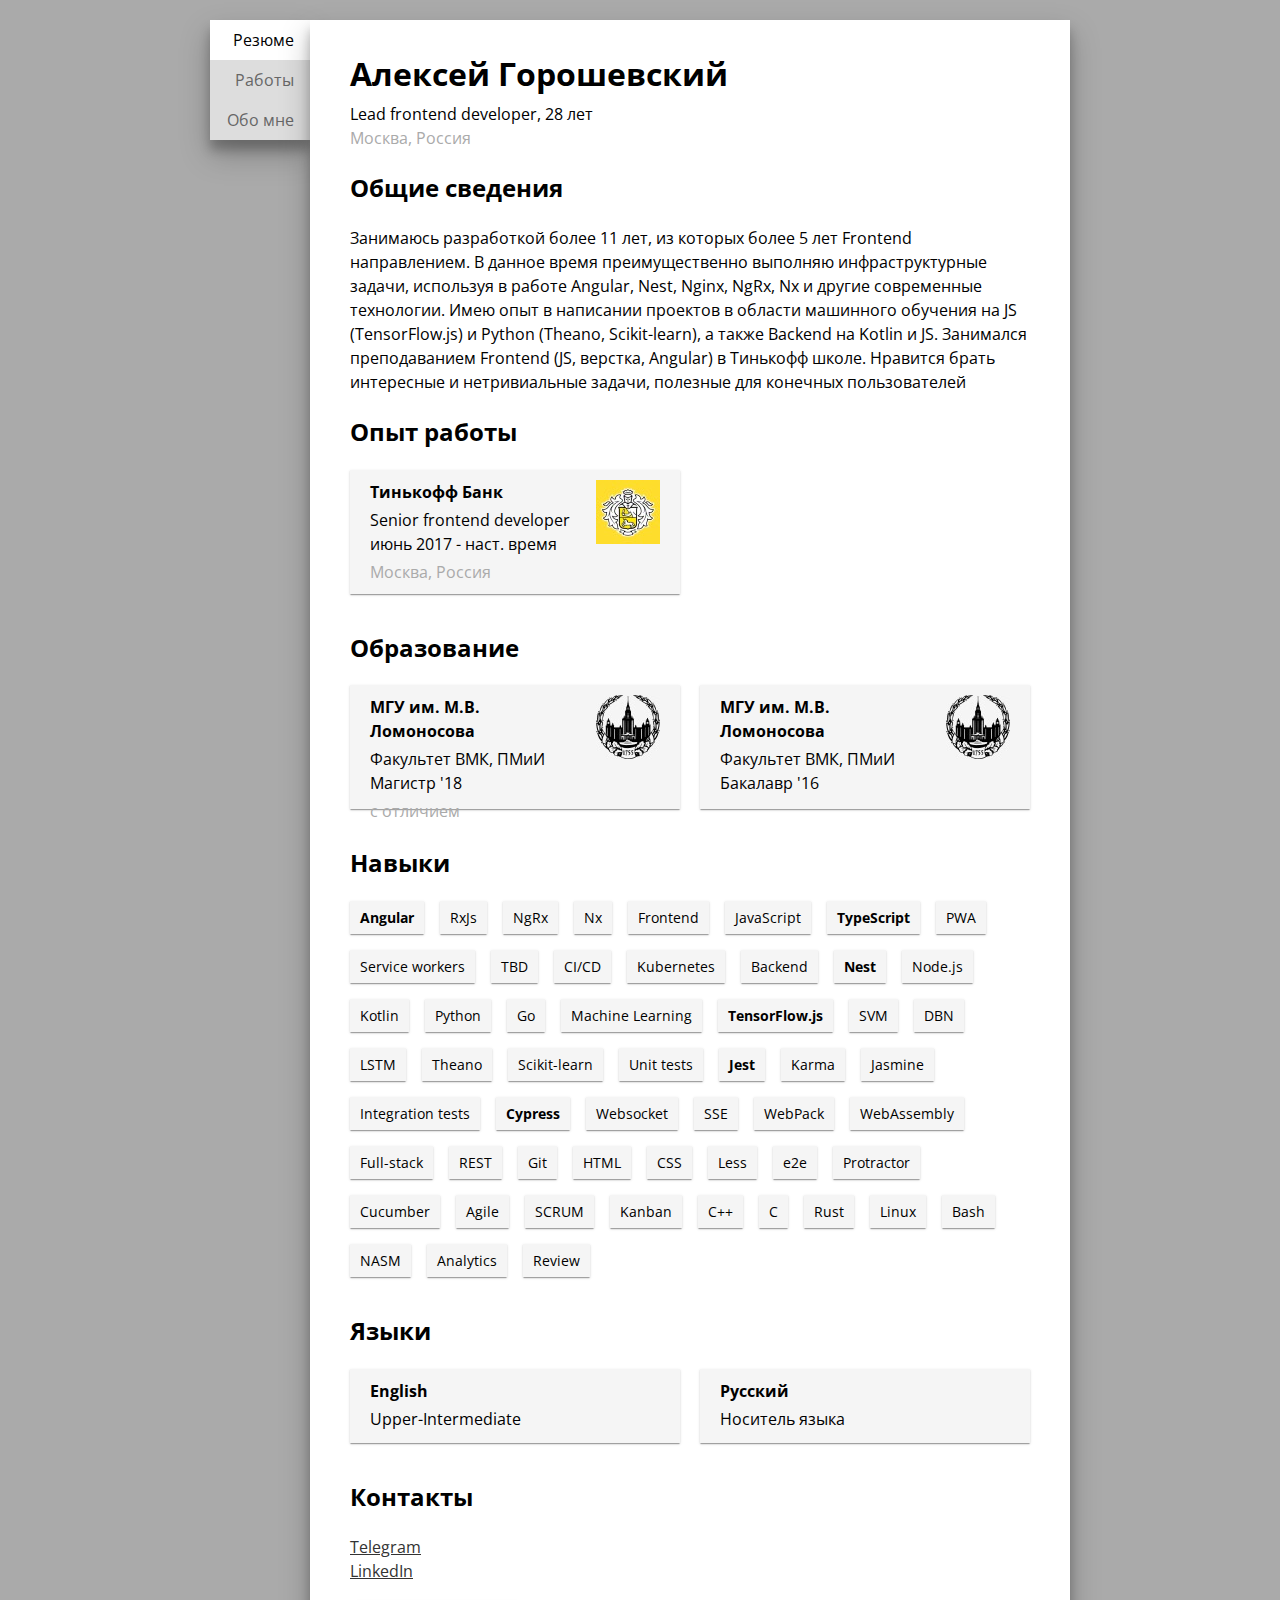
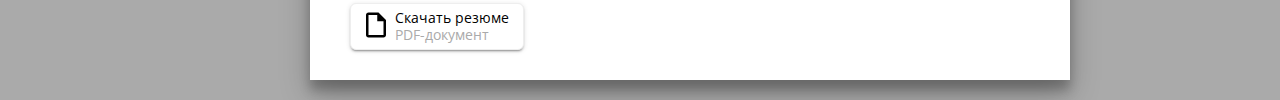
<file: index.html>
<!DOCTYPE html>
<html>
<head>
    <meta charset="utf-8">
    <title>Алексей Горошевский | Резюме | rissik.ru</title>
    <meta name="author" content="rissik">
    <meta name="description" content="Резюме frontend разработчика">
    <meta name="viewport" content="width=device-width, initial-scale=1, user-scalable=no">

    <link href="https://fonts.googleapis.com/css?family=Open+Sans" rel="stylesheet">
    <link href="css/normalize.css" rel="stylesheet">
    <link href="css/style.css" rel="stylesheet">
    <link href="css/style-touch.css" media="(max-width: 800px)" rel="stylesheet">

    <link href="./favicon.ico" rel="shortcut icon" type="image/x-icon">
    <link rel="apple-touch-icon" href="img/favicons/fav-1024.png">

    <link rel="manifest" href="app.webmanifest">
</head>
<body>
<script type="text/javascript" > (function(m,e,t,r,i,k,a){m[i]=m[i]||function(){(m[i].a=m[i].a||[]).push(arguments)}; m[i].l=1*new Date();k=e.createElement(t),a=e.getElementsByTagName(t)[0],k.async=1,k.src=r,a.parentNode.insertBefore(k,a)}) (window, document, "script", "https://mc.yandex.ru/metrika/tag.js", "ym"); ym(27562668, "init", { clickmap:true, trackLinks:true, accurateTrackBounce:true, webvisor:true, trackHash:true }); </script> <noscript><div><img src="https://mc.yandex.ru/watch/27562668" style="position:absolute; left:-9999px;" alt="" /></div></noscript>
<div class="wrapper">
    <div class="main">
        <div id="menu" class="menu no-display">
            <div id="resume" class="menu-item active-menu-item">
                <svg class="menu-icon" xmlns="http://www.w3.org/2000/svg" viewBox="0 0 24 24" width="40" height="40">
                    <path d="M 12 2 C 6.4889971 2 2 6.4889971 2 12 C 2 17.511003 6.4889971 22 12 22 C 17.511003 22 22 17.511003 22 12 C 22 6.4889971 17.511003 2 12 2 z M 12 4 C 16.430123 4 20 7.5698774 20 12 C 20 16.430123 16.430123 20 12 20 C 7.5698774 20 4 16.430123 4 12 C 4 7.5698774 7.5698774 4 12 4 z M 11 7 L 11 9 L 13 9 L 13 7 L 11 7 z M 11 11 L 11 17 L 13 17 L 13 11 L 11 11 z"/>
                </svg>
                <span class="menu-text">Резюме</span>
            </div>
            <div id="portfolio" class="menu-item">
                <svg class="menu-icon" xmlns="http://www.w3.org/2000/svg" viewBox="0 0 24 24" width="40" height="40">
                    <path d="M20,6h-8l-2-2H4C2.9,4,2,4.9,2,6v12c0,1.1,0.9,2,2,2h16c1.1,0,2-0.9,2-2V8C22,6.9,21.1,6,20,6z M20,18H4V8h16V18z"/>
                </svg>
                <span class="menu-text">Работы</span>
            </div>
            <div id="about" class="menu-item">
                <svg class="menu-icon" xmlns="http://www.w3.org/2000/svg" viewBox="0 0 24 24" width="40" height="40">
                    <path style="line-height:normal;text-indent:0;text-align:start;text-decoration-line:none;text-decoration-style:solid;text-decoration-color:#000;text-transform:none;isolation:auto;mix-blend-mode:normal" d="M 12 2 C 7.582 2 4 5.582 4 10 L 4 11 L 4 11.902344 C 3.426291 12.449411 3 13.153146 3 14 C 3 15.241968 3.8575508 16.162904 4.9433594 16.613281 C 6.2443933 19.723094 8.8502365 22 12 22 C 15.149764 22 17.755607 19.723094 19.056641 16.613281 C 20.142449 16.162904 21 15.241968 21 14 C 21 13.153146 20.573709 12.449411 20 11.902344 L 20 11 L 20 10 C 20 5.582 16.418 2 12 2 z M 7 10 L 17 10 C 17.552 10 18 10.448 18 11 L 18 12 L 18 12.851562 L 18.501953 13.138672 C 18.805591 13.312973 19 13.615008 19 14 C 19 14.515121 18.631169 14.912712 18.138672 14.980469 L 17.552734 15.0625 L 17.339844 15.613281 C 16.309043 18.299503 14.258448 20 12 20 C 9.7415517 20 7.6909574 18.299502 6.6601562 15.613281 L 6.4472656 15.0625 L 5.8613281 14.980469 C 5.3688308 14.912712 5 14.515121 5 14 C 5 13.615008 5.1944088 13.312973 5.4980469 13.138672 L 6 12.851562 L 6 12 L 6 11 C 6 10.448 6.448 10 7 10 z" font-weight="400" font-family="sans-serif" white-space="normal" overflow="visible"/>
                </svg>
                <span class="menu-text">Обо мне</span>
            </div>
        </div>
        <div class="content">
            <div id="resume-page" class="">
                <h1>Алексей Горошевский</h1>
                Lead frontend developer, 28 лет<br>
                <span class="additional">Москва, Россия</span>
                <h2>Общие сведения</h2>
                Занимаюсь разработкой более 11&nbsp;лет, из&nbsp;которых более 5&nbsp;лет Frontend направлением. В&nbsp;данное время преимущественно выполняю инфраструктурные задачи, используя в&nbsp;работе Angular, Nest, Nginx, NgRx, Nx&nbsp;и&nbsp;другие современные технологии. Имею опыт в&nbsp;написании проектов в&nbsp;области машинного обучения на&nbsp;JS (TensorFlow.js) и&nbsp;Python (Theano, Scikit-learn), а&nbsp;также Backend на&nbsp;Kotlin и&nbsp;JS. Занимался преподаванием Frontend (JS, верстка, Angular) в&nbsp;Тинькофф школе. Нравится брать интересные и&nbsp;нетривиальные задачи, полезные для конечных пользователей
                <h2>Опыт работы</h2>
                <div class="cards">
                    <div class="card common-card">
                        <div>
                            <p><b>Тинькофф Банк</b></p>
                            <p>Senior frontend developer<br>
                                июнь 2017 - наст. время</p>
                            <p><span class="additional">Москва, Россия</span></p>
                        </div>
                        <img class="card-icon" src="img/tinkoff.jpg">
                    </div>
                </div>
                <h2>Образование</h2>
                <div class="cards">
                    <div class="card common-card">
                        <div>
                            <p><b>МГУ им. М.В. Ломоносова</b></p>
                            <p>Факультет ВМК, ПМиИ<br>
                                Магистр '18</p>
                            <p><span class="additional">с отличием</span></p>
                        </div>
                        <img class="card-icon" src="img/msu.jpg">
                    </div>
                    <div class="card common-card">
                        <div>
                            <p><b>МГУ им. М.В. Ломоносова</b></p>
                            <p>Факультет ВМК, ПМиИ<br>
                                Бакалавр '16</p>
                        </div>
                        <img class="card-icon" src="img/msu.jpg">
                    </div>
                </div>
                <h2>Навыки</h2>
                <div class="micro-cards">
                    <div class="card micro-card"><b>Angular</b></div>
                    <div class="card micro-card">RxJs</div>
                    <div class="card micro-card">NgRx</div>
                    <div class="card micro-card">Nx</div>
                    <div class="card micro-card">Frontend</div>
                    <div class="card micro-card">JavaScript</div>
                    <div class="card micro-card"><b>TypeScript</b></div>
                    <div class="card micro-card">PWA</div>
                    <div class="card micro-card">Service workers</div>
                    <div class="card micro-card">TBD</div>
                    <div class="card micro-card">CI/CD</div>
                    <div class="card micro-card">Kubernetes</div>
                    <div class="card micro-card">Backend</div>
                    <div class="card micro-card"><b>Nest</b></div>
                    <div class="card micro-card">Node.js</div>
                    <div class="card micro-card">Kotlin</div>
                    <div class="card micro-card">Python</div>
                    <div class="card micro-card">Go</div>
                    <div class="card micro-card">Machine Learning</div>
                    <div class="card micro-card"><b>TensorFlow.js</b></div>
                    <div class="card micro-card">SVM</div>
                    <div class="card micro-card">DBN</div>
                    <div class="card micro-card">LSTM</div>
                    <div class="card micro-card">Theano</div>
                    <div class="card micro-card">Scikit-learn</div>
                    <div class="card micro-card">Unit tests</div>
                    <div class="card micro-card"><b>Jest</b></div>
                    <div class="card micro-card">Karma</div>
                    <div class="card micro-card">Jasmine</div>
                    <div class="card micro-card">Integration tests</div>
                    <div class="card micro-card"><b>Cypress</b></div>
                    <div class="card micro-card">Websocket</div>
                    <div class="card micro-card">SSE</div>
                    <div class="card micro-card">WebPack</div>
                    <div class="card micro-card">WebAssembly</div>
                    <div class="card micro-card">Full-stack</div>
                    <div class="card micro-card">REST</div>
                    <div class="card micro-card">Git</div>
                    <div class="card micro-card">HTML</div>
                    <div class="card micro-card">CSS</div>
                    <div class="card micro-card">Less</div>
                    <div class="card micro-card">e2e</div>
                    <div class="card micro-card">Protractor</div>
                    <div class="card micro-card">Cucumber</div>
                    <div class="card micro-card">Agile</div>
                    <div class="card micro-card">SCRUM</div>
                    <div class="card micro-card">Kanban</div>
                    <div class="card micro-card">C++</div>
                    <div class="card micro-card">C</div>
                    <div class="card micro-card">Rust</div>
                    <div class="card micro-card">Linux</div>
                    <div class="card micro-card">Bash</div>
                    <div class="card micro-card">NASM</div>
                    <div class="card micro-card">Analytics</div>
                    <div class="card micro-card">Review</div>
                </div>
                <h2>Языки</h2>
                <div class="cards">
                    <div class="card mini-card">
                        <p><b>English</b></p>
                        <p>Upper-Intermediate</p>
                    </div>
                    <div class="card mini-card">
                        <p><b>Русский</b></p>
                        <p>Носитель языка</p>
                    </div>
                </div>
                <h2>Контакты</h2>
                <a class="resume-link" href="https://t.me/rissik" target="blank" rel="noopener noreferer">Telegram</a><br>
                <a class="resume-link" href="https://www.linkedin.com/in/rissik/" target="blank" rel="noopener noreferer">LinkedIn</a><br>
                <a class="link-button" href="resources/goroshevskiy.pdf" target="blank">
                    <svg xmlns="http://www.w3.org/2000/svg" viewBox="0 0 24 24" width="30" height="30">
                        <path style="line-height:normal;text-indent:0;text-align:start;text-decoration-line:none;text-decoration-style:solid;text-decoration-color:#000;text-transform:none;isolation:auto;mix-blend-mode:normal" d="M 6 2 C 4.9057453 2 4 2.9057453 4 4 L 4 20 C 4 21.094255 4.9057453 22 6 22 L 18 22 C 19.094255 22 20 21.094255 20 20 L 20 8 L 14 2 L 6 2 z M 6 4 L 13 4 L 13 9 L 18 9 L 18 20 L 6 20 L 6 4 z" font-weight="400" font-family="sans-serif" white-space="normal" overflow="visible"/>
                    </svg>
                    <div class="link-button-text">
                        Скачать резюме<br>
                        <span class="additional">PDF-документ</span>
                    </div>
                </a>
            </div>
            <div id="portfolio-page" class="no-display">
                <h1>Работы</h1>
                <h2>Публикации</h2>
                <div class="card long-card">
                    <p><b>Автоматическая сегментация смеха в&nbsp;речевых сигналах</b></p>
                    <p>Информатика и&nbsp;системы управления</p>
                    <div class="download-footer">
                        <span class="additional">АмГУ, 2018</span>
                        <a href="resources/automatization.pdf" target="blank">
                            <svg class="download-icon" xmlns="http://www.w3.org/2000/svg" viewBox="0 0 24 24" width="24px" height="24px">
                                <path d="M19.355,10.036C18.674,6.595,15.641,4,12,4C9.108,4,6.603,5.639,5.352,8.036C2.343,8.36,0,10.906,0,14c0,3.314,2.686,6,6,6 h13c2.761,0,5-2.239,5-5C24,12.36,21.948,10.221,19.355,10.036z M12,18l-4.333-4.333C7.421,13.421,7.595,13,7.943,13H10V9.5 C10,9.224,10.224,9,10.5,9h3C13.776,9,14,9.224,14,9.5V13h2.057c0.348,0,0.522,0.421,0.276,0.667L12,18z"/>
                            </svg>
                        </a>
                    </div>
                </div>
                <div class="card long-card">
                    <p><b>Распознавание смеха в&nbsp;речевых сигналах с&nbsp;помощью глубоких нейросетей</b></p>
                    <p>Сборник тезисов XXIV Международной научной конференции студентов, аспирантов и&nbsp;молодых учёных &laquo;Ломоносов-2017&raquo;, секция &laquo;Вычислительная математика и&nbsp;кибернетика&raquo;</p>
                    <div class="download-footer">
                        <span class="additional">МГУ, 2017</span>
                        <a href="resources/lomonosov.pdf" target="blank">
                            <svg class="download-icon" xmlns="http://www.w3.org/2000/svg" viewBox="0 0 24 24" width="24px" height="24px">
                                <path d="M19.355,10.036C18.674,6.595,15.641,4,12,4C9.108,4,6.603,5.639,5.352,8.036C2.343,8.36,0,10.906,0,14c0,3.314,2.686,6,6,6 h13c2.761,0,5-2.239,5-5C24,12.36,21.948,10.221,19.355,10.036z M12,18l-4.333-4.333C7.421,13.421,7.595,13,7.943,13H10V9.5 C10,9.224,10.224,9,10.5,9h3C13.776,9,14,9.224,14,9.5V13h2.057c0.348,0,0.522,0.421,0.276,0.667L12,18z"/>
                            </svg>
                        </a>
                    </div>
                </div>
                <div class="card long-card">
                    <p><b>Разработка программной системы по&nbsp;обнаружению смеха в&nbsp;речевых сигналах</b></p>
                    <p>Сборник тезисов лучших выпускных работ факультета ВМК 2016&nbsp;года, МГУ</p>
                    <div class="download-footer">
                        <span class="additional">МГУ, 2016</span>
                        <a href="resources/diploma.pdf" target="blank">
                            <svg class="download-icon" xmlns="http://www.w3.org/2000/svg" viewBox="0 0 24 24" width="24px" height="24px">
                                <path d="M19.355,10.036C18.674,6.595,15.641,4,12,4C9.108,4,6.603,5.639,5.352,8.036C2.343,8.36,0,10.906,0,14c0,3.314,2.686,6,6,6 h13c2.761,0,5-2.239,5-5C24,12.36,21.948,10.221,19.355,10.036z M12,18l-4.333-4.333C7.421,13.421,7.595,13,7.943,13H10V9.5 C10,9.224,10.224,9,10.5,9h3C13.776,9,14,9.224,14,9.5V13h2.057c0.348,0,0.522,0.421,0.276,0.667L12,18z"/>
                            </svg>
                        </a>
                    </div>
                </div>
                <h2>Сертификаты</h2>
                <div class="cards">
                    <div class="card mini-card">
                        <p><b>CSS Fundamentals course</b></p>
                        <div class="download-footer">
                            <span class="additional">SoloLearn, 2018</span>
                            <a href="https://www.sololearn.com/Certificate/1023-2101072/pdf/" target="blank" rel="noopener noreferer">
                                <svg class="download-icon" xmlns="http://www.w3.org/2000/svg" viewBox="0 0 24 24" width="24px" height="24px">
                                    <path xmlns="http://www.w3.org/2000/svg" style="line-height:normal;text-indent:0;text-align:start;text-decoration-line:none;text-decoration-style:solid;text-decoration-color:#000;text-transform:none;block-progression:tb;isolation:auto;mix-blend-mode:normal" d="M 16.707031 2.2929688 L 15.292969 3.7070312 L 17.585938 6 L 17 6 C 10.936593 6 6 10.936593 6 17 L 6 18 L 8 18 L 8 17 C 8 12.017407 12.017407 8 17 8 L 17.585938 8 L 15.292969 10.292969 L 16.707031 11.707031 L 21.414062 7 L 16.707031 2.2929688 z M 2 8 L 2 9 L 2 19 C 2 20.64497 3.3550302 22 5 22 L 19 22 C 20.64497 22 22 20.64497 22 19 L 22 18 L 22 17 L 20 17 L 20 18 L 20 19 C 20 19.56503 19.56503 20 19 20 L 5 20 C 4.4349698 20 4 19.56503 4 19 L 4 9 L 4 8 L 2 8 z" />
                                </svg>
                            </a>
                        </div>
                    </div>
                    <div class="card mini-card">
                        <p><b>HTML Fundamentals course</b></p>
                        <div class="download-footer">
                            <span class="additional">SoloLearn, 2018</span>
                            <a href="https://www.sololearn.com/Certificate/1014-2101072/pdf/" target="blank" rel="noopener noreferer">
                                <svg class="download-icon" xmlns="http://www.w3.org/2000/svg" viewBox="0 0 24 24" width="24px" height="24px">
                                    <path xmlns="http://www.w3.org/2000/svg" style="line-height:normal;text-indent:0;text-align:start;text-decoration-line:none;text-decoration-style:solid;text-decoration-color:#000;text-transform:none;block-progression:tb;isolation:auto;mix-blend-mode:normal" d="M 16.707031 2.2929688 L 15.292969 3.7070312 L 17.585938 6 L 17 6 C 10.936593 6 6 10.936593 6 17 L 6 18 L 8 18 L 8 17 C 8 12.017407 12.017407 8 17 8 L 17.585938 8 L 15.292969 10.292969 L 16.707031 11.707031 L 21.414062 7 L 16.707031 2.2929688 z M 2 8 L 2 9 L 2 19 C 2 20.64497 3.3550302 22 5 22 L 19 22 C 20.64497 22 22 20.64497 22 19 L 22 18 L 22 17 L 20 17 L 20 18 L 20 19 C 20 19.56503 19.56503 20 19 20 L 5 20 C 4.4349698 20 4 19.56503 4 19 L 4 9 L 4 8 L 2 8 z" />
                                </svg>
                            </a>
                        </div>
                    </div>
                    <div class="card mini-card">
                        <p><b>jQuery Tutorial course</b></p>
                        <div class="download-footer">
                            <span class="additional">SoloLearn, 2018</span>
                            <a href="https://www.sololearn.com/Certificate/1082-2101072/pdf/" target="blank" rel="noopener noreferer">
                                <svg class="download-icon" xmlns="http://www.w3.org/2000/svg" viewBox="0 0 24 24" width="24px" height="24px">
                                    <path xmlns="http://www.w3.org/2000/svg" style="line-height:normal;text-indent:0;text-align:start;text-decoration-line:none;text-decoration-style:solid;text-decoration-color:#000;text-transform:none;block-progression:tb;isolation:auto;mix-blend-mode:normal" d="M 16.707031 2.2929688 L 15.292969 3.7070312 L 17.585938 6 L 17 6 C 10.936593 6 6 10.936593 6 17 L 6 18 L 8 18 L 8 17 C 8 12.017407 12.017407 8 17 8 L 17.585938 8 L 15.292969 10.292969 L 16.707031 11.707031 L 21.414062 7 L 16.707031 2.2929688 z M 2 8 L 2 9 L 2 19 C 2 20.64497 3.3550302 22 5 22 L 19 22 C 20.64497 22 22 20.64497 22 19 L 22 18 L 22 17 L 20 17 L 20 18 L 20 19 C 20 19.56503 19.56503 20 19 20 L 5 20 C 4.4349698 20 4 19.56503 4 19 L 4 9 L 4 8 L 2 8 z" />
                                </svg>
                            </a>
                        </div>
                    </div>
                    <div class="card mini-card">
                        <p><b>Fintech school: Frontend</b></p>
                        <div class="download-footer">
                            <span class="additional">Tinkoff, 2017</span>
                            <a href="https://fintech.tinkoff.ru/tfschool/about" target="blank" rel="noopener noreferer">
                                <svg class="download-icon" xmlns="http://www.w3.org/2000/svg" viewBox="0 0 24 24" width="24px" height="24px">
                                    <path xmlns="http://www.w3.org/2000/svg" style="line-height:normal;text-indent:0;text-align:start;text-decoration-line:none;text-decoration-style:solid;text-decoration-color:#000;text-transform:none;block-progression:tb;isolation:auto;mix-blend-mode:normal" d="M 16.707031 2.2929688 L 15.292969 3.7070312 L 17.585938 6 L 17 6 C 10.936593 6 6 10.936593 6 17 L 6 18 L 8 18 L 8 17 C 8 12.017407 12.017407 8 17 8 L 17.585938 8 L 15.292969 10.292969 L 16.707031 11.707031 L 21.414062 7 L 16.707031 2.2929688 z M 2 8 L 2 9 L 2 19 C 2 20.64497 3.3550302 22 5 22 L 19 22 C 20.64497 22 22 20.64497 22 19 L 22 18 L 22 17 L 20 17 L 20 18 L 20 19 C 20 19.56503 19.56503 20 19 20 L 5 20 C 4.4349698 20 4 19.56503 4 19 L 4 9 L 4 8 L 2 8 z" />
                                </svg>
                            </a>
                        </div>
                    </div>
                    <div class="card mini-card">
                        <p><b>JavaScript Tutorial course</b></p>
                        <div class="download-footer">
                            <span class="additional">SoloLearn, 2017</span>
                            <a href="https://www.sololearn.com/Certificate/1024-2101072/pdf/" target="blank" rel="noopener noreferer">
                                <svg class="download-icon" xmlns="http://www.w3.org/2000/svg" viewBox="0 0 24 24" width="24px" height="24px">
                                    <path xmlns="http://www.w3.org/2000/svg" style="line-height:normal;text-indent:0;text-align:start;text-decoration-line:none;text-decoration-style:solid;text-decoration-color:#000;text-transform:none;block-progression:tb;isolation:auto;mix-blend-mode:normal" d="M 16.707031 2.2929688 L 15.292969 3.7070312 L 17.585938 6 L 17 6 C 10.936593 6 6 10.936593 6 17 L 6 18 L 8 18 L 8 17 C 8 12.017407 12.017407 8 17 8 L 17.585938 8 L 15.292969 10.292969 L 16.707031 11.707031 L 21.414062 7 L 16.707031 2.2929688 z M 2 8 L 2 9 L 2 19 C 2 20.64497 3.3550302 22 5 22 L 19 22 C 20.64497 22 22 20.64497 22 19 L 22 18 L 22 17 L 20 17 L 20 18 L 20 19 C 20 19.56503 19.56503 20 19 20 L 5 20 C 4.4349698 20 4 19.56503 4 19 L 4 9 L 4 8 L 2 8 z" />
                                </svg>
                            </a>
                        </div>
                    </div>
                    <div class="card mini-card">
                        <p><b>Java Tutorial course </b></p>
                        <div class="download-footer">
                            <span class="additional">SoloLearn, 2016</span>
                            <a href="https://www.sololearn.com/Certificate/1068-2101072/pdf/" target="blank" rel="noopener noreferer">
                                <svg class="download-icon" xmlns="http://www.w3.org/2000/svg" viewBox="0 0 24 24" width="24px" height="24px">
                                    <path xmlns="http://www.w3.org/2000/svg" style="line-height:normal;text-indent:0;text-align:start;text-decoration-line:none;text-decoration-style:solid;text-decoration-color:#000;text-transform:none;block-progression:tb;isolation:auto;mix-blend-mode:normal" d="M 16.707031 2.2929688 L 15.292969 3.7070312 L 17.585938 6 L 17 6 C 10.936593 6 6 10.936593 6 17 L 6 18 L 8 18 L 8 17 C 8 12.017407 12.017407 8 17 8 L 17.585938 8 L 15.292969 10.292969 L 16.707031 11.707031 L 21.414062 7 L 16.707031 2.2929688 z M 2 8 L 2 9 L 2 19 C 2 20.64497 3.3550302 22 5 22 L 19 22 C 20.64497 22 22 20.64497 22 19 L 22 18 L 22 17 L 20 17 L 20 18 L 20 19 C 20 19.56503 19.56503 20 19 20 L 5 20 C 4.4349698 20 4 19.56503 4 19 L 4 9 L 4 8 L 2 8 z" />
                                </svg>
                            </a>
                        </div>
                    </div>
                    <div class="card mini-card">
                        <p><b>Python 3 Tutorial course</b></p>
                        <div class="download-footer">
                            <span class="additional">SoloLearn, 2016</span>
                            <a href="https://www.sololearn.com/Certificate/1073-2101072/pdf/" target="blank" rel="noopener noreferer">
                                <svg class="download-icon" xmlns="http://www.w3.org/2000/svg" viewBox="0 0 24 24" width="24px" height="24px">
                                    <path xmlns="http://www.w3.org/2000/svg" style="line-height:normal;text-indent:0;text-align:start;text-decoration-line:none;text-decoration-style:solid;text-decoration-color:#000;text-transform:none;block-progression:tb;isolation:auto;mix-blend-mode:normal" d="M 16.707031 2.2929688 L 15.292969 3.7070312 L 17.585938 6 L 17 6 C 10.936593 6 6 10.936593 6 17 L 6 18 L 8 18 L 8 17 C 8 12.017407 12.017407 8 17 8 L 17.585938 8 L 15.292969 10.292969 L 16.707031 11.707031 L 21.414062 7 L 16.707031 2.2929688 z M 2 8 L 2 9 L 2 19 C 2 20.64497 3.3550302 22 5 22 L 19 22 C 20.64497 22 22 20.64497 22 19 L 22 18 L 22 17 L 20 17 L 20 18 L 20 19 C 20 19.56503 19.56503 20 19 20 L 5 20 C 4.4349698 20 4 19.56503 4 19 L 4 9 L 4 8 L 2 8 z" />
                                </svg>
                            </a>
                        </div>
                    </div>
                    <div class="card mini-card">
                        <p><b>Python: основы и применение</b></p>
                        <div class="download-footer">
                            <span class="additional">Stepik, 2016</span>
                            <a href="https://stepik.org/certificate/822c05fcb67f48fd64909cb71802179244ea29ff.pdf" target="blank" rel="noopener noreferer">
                                <svg class="download-icon" xmlns="http://www.w3.org/2000/svg" viewBox="0 0 24 24" width="24px" height="24px">
                                    <path xmlns="http://www.w3.org/2000/svg" style="line-height:normal;text-indent:0;text-align:start;text-decoration-line:none;text-decoration-style:solid;text-decoration-color:#000;text-transform:none;block-progression:tb;isolation:auto;mix-blend-mode:normal" d="M 16.707031 2.2929688 L 15.292969 3.7070312 L 17.585938 6 L 17 6 C 10.936593 6 6 10.936593 6 17 L 6 18 L 8 18 L 8 17 C 8 12.017407 12.017407 8 17 8 L 17.585938 8 L 15.292969 10.292969 L 16.707031 11.707031 L 21.414062 7 L 16.707031 2.2929688 z M 2 8 L 2 9 L 2 19 C 2 20.64497 3.3550302 22 5 22 L 19 22 C 20.64497 22 22 20.64497 22 19 L 22 18 L 22 17 L 20 17 L 20 18 L 20 19 C 20 19.56503 19.56503 20 19 20 L 5 20 C 4.4349698 20 4 19.56503 4 19 L 4 9 L 4 8 L 2 8 z" />
                                </svg>
                            </a>
                        </div>
                    </div>
                    <div class="card mini-card">
                        <p><b>Программирование на Python</b></p>
                        <div class="download-footer">
                            <span class="additional">Stepik, 2015</span>
                            <a href="https://stepik.org/certificate/232790e1833376cae59c33e8cab9c12f8cb2a6f5.pdf" target="blank" rel="noopener noreferer">
                                <svg class="download-icon" xmlns="http://www.w3.org/2000/svg" viewBox="0 0 24 24" width="24px" height="24px">
                                    <path xmlns="http://www.w3.org/2000/svg" style="line-height:normal;text-indent:0;text-align:start;text-decoration-line:none;text-decoration-style:solid;text-decoration-color:#000;text-transform:none;block-progression:tb;isolation:auto;mix-blend-mode:normal" d="M 16.707031 2.2929688 L 15.292969 3.7070312 L 17.585938 6 L 17 6 C 10.936593 6 6 10.936593 6 17 L 6 18 L 8 18 L 8 17 C 8 12.017407 12.017407 8 17 8 L 17.585938 8 L 15.292969 10.292969 L 16.707031 11.707031 L 21.414062 7 L 16.707031 2.2929688 z M 2 8 L 2 9 L 2 19 C 2 20.64497 3.3550302 22 5 22 L 19 22 C 20.64497 22 22 20.64497 22 19 L 22 18 L 22 17 L 20 17 L 20 18 L 20 19 C 20 19.56503 19.56503 20 19 20 L 5 20 C 4.4349698 20 4 19.56503 4 19 L 4 9 L 4 8 L 2 8 z" />
                                </svg>
                            </a>
                        </div>
                    </div>
                </div>
                <h2>Выступления</h2>
                <div class="card long-card">
                    <p><b>Ангуляры в&nbsp;Ангуляре, или как мы&nbsp;сделали мультиапп в&nbsp;Тинькофф.Бизнеc</b></p>
                    <p>Рассказ о&nbsp;реализации микрофронтенда с&nbsp;помощью iframe для переключения между большими пользовательскими продуктами</p>
                    <div class="download-footer">
                        <span class="additional">Angular Moscow, 2019</span>
                        <a href="https://meetup.tinkoff.ru/events/angular-meetup-13" target="blank" rel="noopener noreferer">
                            <svg class="download-icon" xmlns="http://www.w3.org/2000/svg" viewBox="0 0 24 24" width="24px" height="24px">
                                <path xmlns="http://www.w3.org/2000/svg" style="line-height:normal;text-indent:0;text-align:start;text-decoration-line:none;text-decoration-style:solid;text-decoration-color:#000;text-transform:none;block-progression:tb;isolation:auto;mix-blend-mode:normal" d="M 16.707031 2.2929688 L 15.292969 3.7070312 L 17.585938 6 L 17 6 C 10.936593 6 6 10.936593 6 17 L 6 18 L 8 18 L 8 17 C 8 12.017407 12.017407 8 17 8 L 17.585938 8 L 15.292969 10.292969 L 16.707031 11.707031 L 21.414062 7 L 16.707031 2.2929688 z M 2 8 L 2 9 L 2 19 C 2 20.64497 3.3550302 22 5 22 L 19 22 C 20.64497 22 22 20.64497 22 19 L 22 18 L 22 17 L 20 17 L 20 18 L 20 19 C 20 19.56503 19.56503 20 19 20 L 5 20 C 4.4349698 20 4 19.56503 4 19 L 4 9 L 4 8 L 2 8 z" />
                            </svg>
                        </a>
                    </div>
                </div>
                <div class="card long-card">
                    <p><b>А&nbsp;не&nbsp;сделать&nbsp;ли нам нейросеть?</b></p>
                    <p>Внутренний доклад про реализацию предиктивного интерфейса на&nbsp;базе глубокого обучения</p>
                    <div class="download-footer">
                        <span class="additional">Тинькофф, 2020</span>
                    </div>
                </div>
                <div class="card long-card">
                    <p><b>Знакомство с&nbsp;ML</b></p>
                    <p>Внутренний воркшоп по&nbsp;машинному обучению на&nbsp;базе TensorFlow.JS для начинающих</p>
                    <div class="download-footer">
                        <span class="additional">Тинькофф, 2020</span>
                    </div>
                </div>
            </div>
            <div id="about-page" class="no-display">
                <h1>Обо мне</h1>
                <div class="about-image about-text"></div>
                <p class="about-text clear-text"><i>Здесь я&nbsp;расскажу немного о&nbsp;себе, об&nbsp;этом сайте и&nbsp;проставлю юридические формальности.</i></p>
                <p class="about-text">Меня зовут Леша. Сейчас я&nbsp;фронтенд разработчик в&nbsp;компании Тинькофф. На&nbsp;фотографии запечатлено, как я&nbsp;выступаю на&nbsp;Angular Moscow митапе.</p>
                <p class="about-text">Я&nbsp;с&nbsp;детства хотел стать программистом и&nbsp;планомерно двигался к&nbsp;этой цели. После получения необходимых навыков я&nbsp;стал стремиться разрабатывать полезные для людей продукты&nbsp;и, главное, делать это хорошо. Сейчас&nbsp;же я&nbsp;больше всего увлекаюсь инфраструктурной разработкой в&nbsp;своей отрасли.</p>
                <p class="about-text">Мои текущие задачи в&nbsp;области фронтенда связаны с&nbsp;реализацией и&nbsp;поддержкой инфраструктурных проектов, относящихся к&nbsp;сервисным и&nbsp;общеинтерфейсным решениям. Кроме того, в&nbsp;последнее время я&nbsp;активно использую навыки, полученные в&nbsp;ходе моих предыдущих исследований и&nbsp;разработок в&nbsp;сфере машинного обучения.</p>
                <p class="about-text">Вместе с&nbsp;непосредственно фронтендом и&nbsp;уже упомянутым&nbsp;ML, я&nbsp;имею опыт в&nbsp;поднятии бэкенда на&nbsp;Kotlin и&nbsp;на&nbsp;Node.js (в&nbsp;частности с&nbsp;помощью фреймворка Nest), а&nbsp;также опыт администрирования и&nbsp;конфигурации Nginx. Кроме того, несколько лет тому назад я&nbsp;активно разрабатывал на&nbsp;языке Python, результатом чего стали некоторые научные и&nbsp;web проекты.</p>
                <p class="about-text">Смежно с&nbsp;опытом программирования я&nbsp;также имею навыки менторства, поскольку наставлял учеников нескольких финтех школ в&nbsp;постижении лучших практик фронтенда и&nbsp;разработке на&nbsp;Angular.</p>
                <p class="about-text">Что касается этого ресурса.</p>
                <p class="about-text">Этот сайт создан для аккумулирования информации обо мне для потенциального работодателя. Несмотря на&nbsp;это, он&nbsp;не&nbsp;констатирует мое нахождение в&nbsp;процессе поиска новой работы&nbsp;&mdash; об&nbsp;этом лучше узнать лично, связавшись со&nbsp;мной по&nbsp;контактам, указанным в&nbsp;резюме.</p>
                <p class="about-text">Также хочу добавить, что на&nbsp;сайте представлены не&nbsp;все мои работы, так как многие попадают под действие NDA.</p>
                <p class="additional copy">Права на&nbsp;эмблемы и&nbsp;лого сторонних организаций принадлежат их&nbsp;владельцам. Иконки формата SVG распространяются <a class="additional" href="https://icons8.com" target="blank" rel="noopener noreferer">icons8.com</a> под лицензией CC&nbsp;BY-ND 3.0. &copy;&nbsp;rissik.ru, 2021</p>
            </div>
            <noscript>
                <div class="noscript">
                    Для просмотра остальных страниц сайта включите JS в браузере
                </div>
            </noscript>
        </div>
    </div>
    <script src="js/script.js"></script>
</body>
</html>
</file>
<file: css/style.css>
body {
    background-color: #aaa;
    font-family: 'Open Sans', Arial, Helvetica, sans-serif;
    line-height: 1.5;
    font-size: 16px;
    overflow-y: scroll;
}

h1 {
    margin: 0 0 4px;
}

h2 {
    margin: 20px 0 px;
}

p {
    margin: 0;
}

p + p {
    margin-top: 4px;
}

.wrapper {
    margin: 20px 10px;
}

.main {
    display: flex;
    justify-content: center;
    width: 880px;
    margin: 0 auto;
}

.menu {
    height: 100%;
    width: 100px;
    box-shadow: 0 14px 28px rgba(0,0,0,0.25), 0 10px 10px rgba(0,0,0,0.22);
}

.menu-item {
    height: 40px;
    background-color: #ddd;
    text-align: right;
    padding-right: 16px;
    font-size: 16px;
    line-height: 40px;
    color: #666;
    transition: color 800ms, background-color 800ms;
    cursor: pointer;
    user-select: none;
}

.menu-icon {
    display: none;
}

.menu-item:hover {
    color: #000;
}

.active-menu-item {
    background-color: #fff;
    color: #000;
}

.content {
    min-height: 800px;
    width: 760px;
    background-color: #fff;
    box-shadow: 0 14px 28px rgba(0,0,0,0.25), 0 10px 10px rgba(0,0,0,0.22);
    box-sizing: border-box;
    padding: 30px 40px;
}

.no-display {
    display: none;
}

.additional {
    color: #aaa;
}

.cards {
    display: flex;
    justify-content: space-between;
    flex-wrap: wrap;
    flex-shrink: 0;
    max-width: 680px;
}

.card {
    background-color: #f5f5f5;
    margin-bottom: 16px;
    box-sizing: border-box;
    box-shadow: 0 2px 1px -1px rgba(0,0,0,.2), 0 1px 1px 0 rgba(0,0,0,.14), 0 1px 3px 0 rgba(0,0,0,.12);
}

.common-card {
    display: flex;
    justify-content: space-between;
    padding: 10px 20px;
    width: 330px;
    height: 124px;
}

.long-card {
    padding: 10px 20px;
    width: auto;
    min-height: 92px;
    max-width: 680px;
}

.mini-card {
    padding: 10px 20px;
    width: 330px;
    height: 74px;
}

.micro-cards {
    display: flex;
    flex-wrap: wrap;
    flex-shrink: 0;
    max-width: 680px;
}

.micro-card {
    padding: 6px 10px;
    font-size: 14px;
    margin-right: 16px;
}

.card-icon {
    width: 64px;
    height: 64px;
    margin-left: 10px;
}

.download-icon {
    color: #aaa;
    fill: currentColor;
    cursor: pointer;
}

.download-icon:hover {
    color: #000;
}

.download-footer {
    display: flex;
    justify-content: space-between;
    margin-top: 4px;
}

.link-button {
    display: flex;
    text-decoration: none;
    background-color: #fff;
    color: #000;
    font-size: 14px;
    width: 152px;
    margin-top: 20px;
    line-height: 1.2;
    padding: 6px 10px;
    border: 1px solid #eee;
    border-radius: 6px;
    box-shadow: 0 3px 1px -2px rgba(0,0,0,.2), 0 2px 2px 0 rgba(0,0,0,.14), 0 1px 5px 0 rgba(0,0,0,.12);
}

.link-button:hover {
    background-color: #f8f8f8;
}

.link-button-text {
    margin-left: 4px;
}

.noscript {
    margin-top: 40px;
    color: #aaa;
}

.resume-link {
    color: #333;
}

.about-text {
    margin-top: 16px;
}

.about-image {
    width: 300px;
    height: 444px;
    margin-left: 20px;
    margin-bottom: 20px;
    float: right;
    background-image: url("/img/myself.jpg");
    box-shadow: 0 2px 1px -1px rgba(0,0,0,.2), 0 1px 1px 0 rgba(0,0,0,.14), 0 1px 3px 0 rgba(0,0,0,.12);
}

.copy {
    margin-top: 48px;
    font-size: 12px;
}
</file>
<file: css/style-touch.css>
.wrapper {
    font-size: 14px;
}

.main {
    flex-direction: column;
    width: auto;
    min-width: 300px;
    box-shadow: 0 14px 28px rgba(0,0,0,0.25), 0 10px 10px rgba(0,0,0,0.22);
}

.menu {
    display: flex;
    width: auto;
    justify-content: center;
    flex-wrap: nowrap;
    box-shadow: none;
}

.menu-item {
    height: 50px;
    width: 100%;
    text-align: center;
    padding-right: 0;
    line-height: 50px;
}

.menu-icon {
    display: inline;
    vertical-align: middle;
    fill: currentColor;
}

.menu-text {
    display: none;
}

.content {
    width: auto;
    box-shadow: none;
}

.no-display {
    display: none;
}

.card {
    height: auto;
}

.common-card {
    width: 100%;
}

.mini-card {
    width: 100%;
}

.about-image {
    width: 220px;
    height: 326px;
    float: left;
    background-image: url("/img/myself-small.jpg");
    margin-left: 0;
}

.clear-text {
    clear: both;
}
</file>
